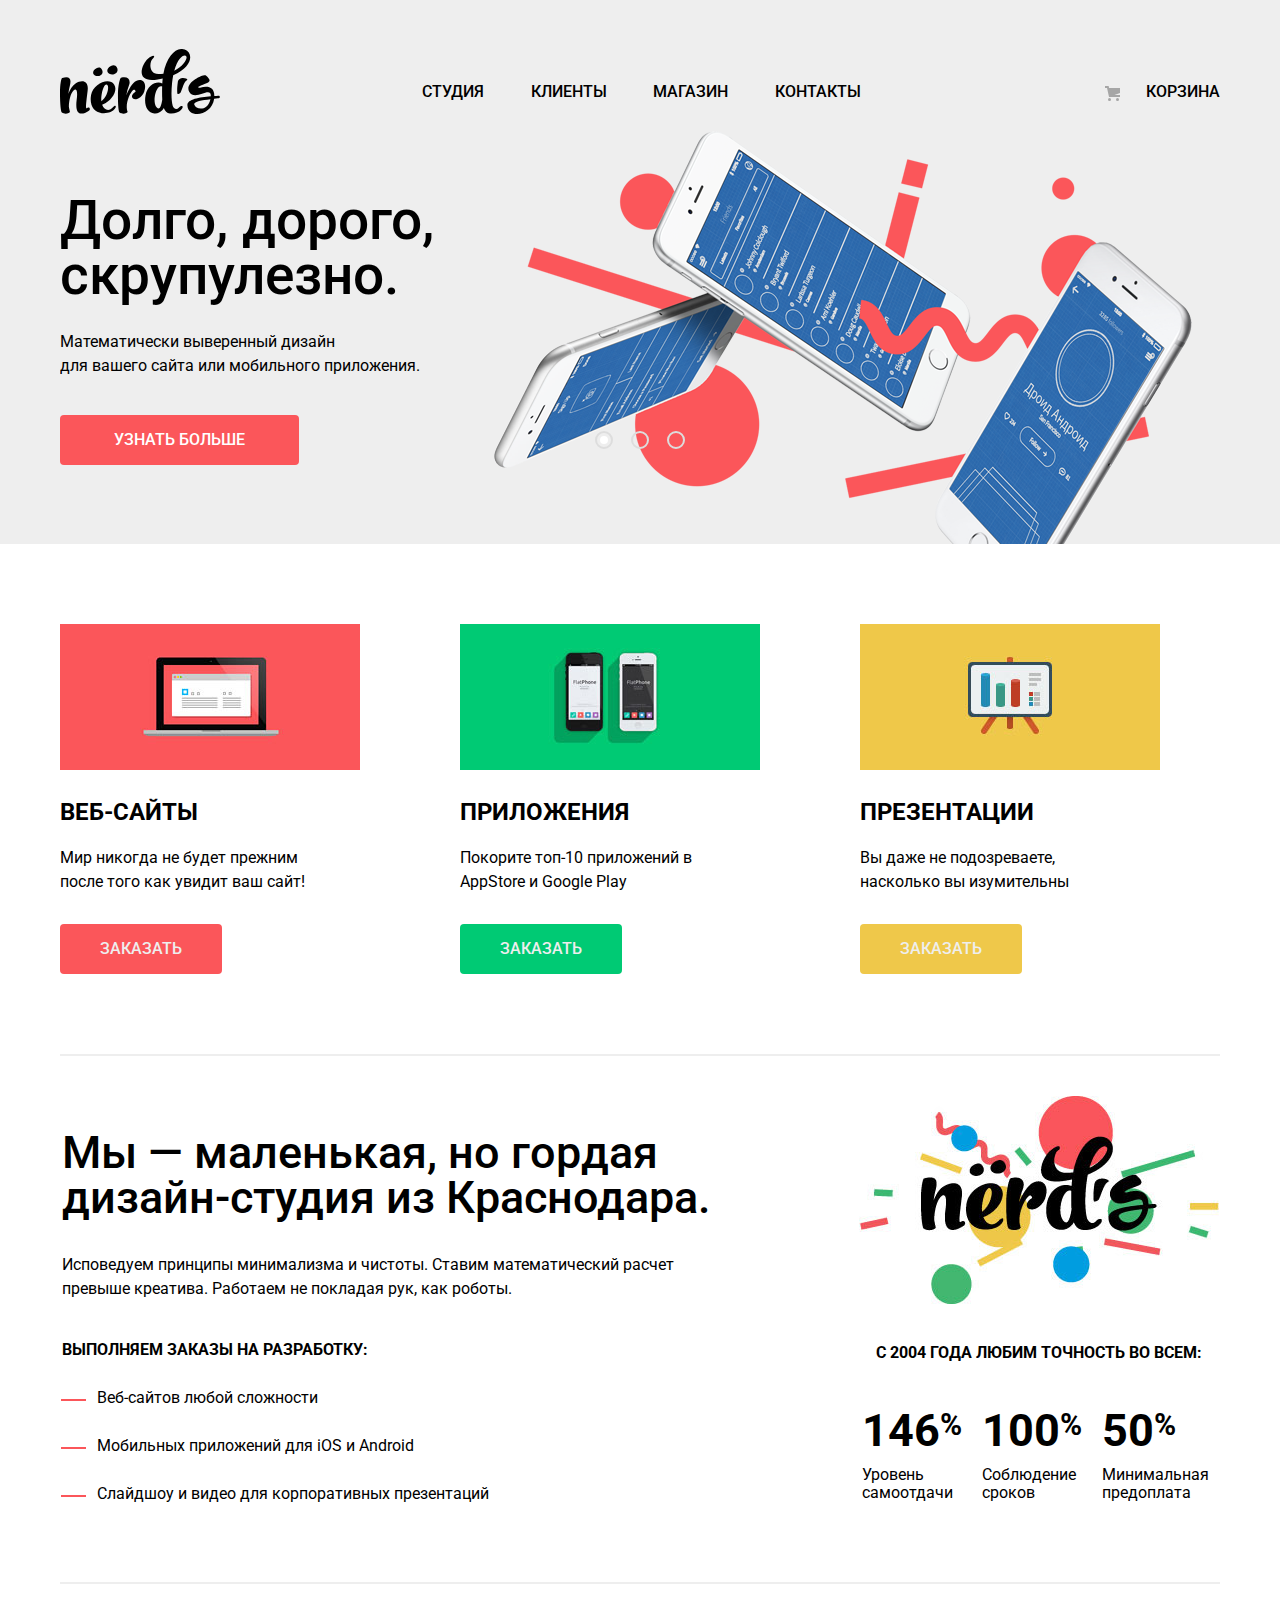
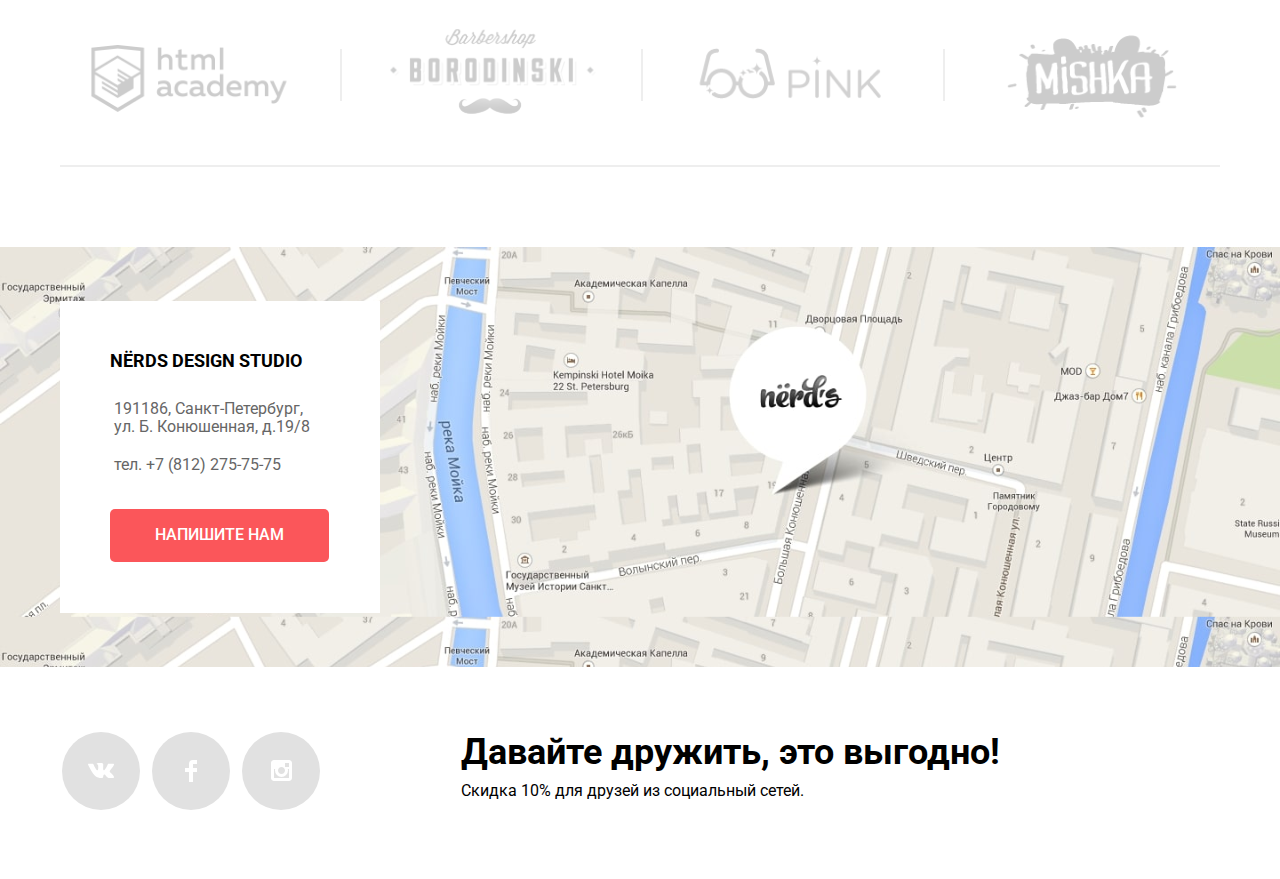
<file: index.html>
<!DOCTYPE html>
<html lang="ru">
  <head>
    <meta charset="utf-8">
    <title>HTML Academy: Нёрдс</title>
    <link href="https://fonts.googleapis.com/css?family=Roboto:400,500,700" rel="stylesheet">
    <link href="css/normalize.css" rel="stylesheet">
    <link href="css/style.css" rel="stylesheet">
  </head>
 <body>
 <header class="main-header">
   <div class="container">
     <nav class="main-navigation" aria-label="Навигация главной страницы сайта">
       <a class="main-header-logo">
         <img src="img/svg-nerds/nerds-logo.svg" width="165" height="65" alt="Логотип Дизайн-студии Нёрдс">
       </a>
       <ul class="site-navigation">
         <li><a href="#">Студия</a></li>
         <li><a href="#">Клиенты</a></li>
         <li><a href="nerds-catalog.html">Магазин</a></li>
         <li><a href="#">Контакты</a></li>
       </ul>
     </nav>
     <div class="user-navigation">
       <a href="#" class="basket-link">Корзина</a>
     </div>
   </div>
 </header>
 <main class="main-container"> 
   <h1 class="visually-hidden">Дизайн-студия Нёрдс</h1>
   <div class="gray-zone">
     <div class="container wrapper">
       <input type="radio" name="point" id="slide1" checked>
       <input type="radio" name="point" id="slide2">
       <input type="radio" name="point" id="slide3">
         <div class="slider">
           <div class="slides slide1">
             <h3>Долго, дорого, скрупулезно.</h3>
             <p>Математически выверенный дизайн</p>
             <p>для вашего сайта или мобильного приложения.</p>
             <a class="button-more" href="#">Узнать больше</a>
           </div>
           <div class="slides slide2">
             <h3>Любим математику как никто другой</h3>
             <p>Никакого креатива, только математические формулы для расчета идеальных пропорций.</p>
             <a class="button-more" href="#">Узнать больше</a>
           </div>
           <div class="slides slide3">
             <h3>Только ночь, только хардкор</h3>
             <p>Работать днём, как все? Мы против этого.<br> Ближе к полуночи работа только начинается.</p>
             <a class="button-more" href="#">Узнать больше</a>
           </div>
         </div>
         <div class="controls">
           <label for="slide1"></label>
           <label for="slide2"></label>
           <label for="slide3"></label>
         </div>
     </div>
   </div>
   <section class="services container">
     <h2 class="visually-hidden">Услуги</h2>
     <ul class="services-list">
       <li class="services-item">
         <img src="img/web-sites.jpg" width="300" height="146" alt="Веб-сайты">
         <h3>Веб-сайты</h3>
         <p>Мир никогда не будет прежним после того как увидит ваш сайт!</p>
         <a href="#" class="service-btn service-btn-red">Заказать</a>
       </li>
       <li class="services-item services-item-apps">
         <img src="img/apps.jpg" width="300" height="146" alt="Приложения">
         <h3>Приложения</h3>
         <p>Покорите топ-10 приложений в AppStore и Google Play</p>
         <a href="#" class="service-btn service-btn-green">Заказать</a>
       </li>
       <li class="services-item">
         <img src="img/presentations.jpg" width="300" height="146" alt="Презентации">
         <h3>Презентации</h3>
         <p>Вы даже не подозреваете, насколько вы изумительны</p>
         <a href="#" class="service-btn service-btn-yellow">Заказать</a>
       </li>
     </ul>
   </section>
   <section class="about-us">
     <div class="container">
       <div class="about-us-left">
         <h2 class="visually-hidden">О нас</h2>
         <p class="we-are"><b>Мы — маленькая, но гордая дизайн-студия из Краснодара.</b></p>
         <p class="our-definition">Исповедуем принципы минимализма и чистоты. Ставим математический расчет превыше креатива. Работаем не покладая рук, как роботы.</p>
         <p class="about-us-paragraph-left">ВЫПОЛНЯЕМ ЗАКАЗЫ НА РАЗРАБОТКУ:</p>
         <ul class="about-us-list">
           <li class="about-us-item">Веб-сайтов любой сложности</li>
           <li class="about-us-item about-us-item-second">Мобильных приложений для iOS и Android</li>
           <li class="about-us-item">Слайдшоу и видео для корпоративных презентаций</li>
         </ul>
       </div>
       <div class="about-us-right">
         <img src="img/logo-nerds-coloured.jpg" width="360" height="208" alt="Логотип Нёрдс">
         <p class="about-us-paragraph-right">С 2004 ГОДА ЛЮБИМ ТОЧНОСТЬ ВО ВСЕМ:</p>
         <table class="statistics">
           <tr class="upper-row">
             <td>146<span>%</span></td>
             <td>100<span>%</span></td>
             <td>50<span>%</span></td>
           </tr>
           <tr class="lower-row">
             <td>Уровень самоотдачи</td>
             <td>Соблюдение сроков</td>
             <td>Минимальная предоплата</td>
           </tr>
         </table>
       </div>
     </div>
   </section>
   <section class="clients">
     <div class="container">
       <h2 class="visually-hidden">Клиенты</h2>
       <ul class="clients-list">
         <li class="clients-item academy">
           <a href="https://htmlacademy.ru/intensive/htmlcss" class="clients-item-logo">
             <img src="img/logo-html.png" width="255" height="180" alt="Логотип HTML-академия">
           </a>
         </li>
         <li class="clients-item barbershop">
           <a href="#" class="clients-item-logo">
             <img src="img/logo-borodinski.png" width="255" height="180" alt="Логотип Барбершопа Бородинский">
           </a>
         </li>
         <li class="clients-item pink">
           <a href="#" class="clients-item-logo">
             <img src="img/logo-pink.png" width="255" height="180" alt="Логотип Пинк">
           </a>
         </li>
         <li class="clients-item mishka">
           <a href="#" class="clients-item-logo">
             <img src="img/logo-mishka.png" width="255" height="180" alt="Логотип Мишка">
           </a>
         </li>
       </ul>
     </div>
   </section>
 </main>
 <section class="contacts">
   <iframe class="contacts-map"
    src="https://www.google.com/maps/embed?pb=!1m18!1m12!1m3!1d1998.6036253002762!2d30.320858715618378!3d59.93871916905475!2m3!1f0!2f0!3f0!3m2!1i1024!2i768!4f13.1!3m3!1m2!1s0x4696310fca145cc1%3A0x42b32648d8238007!2z0JHQvtC70YzRiNCw0Y8g0JrQvtC90Y7RiNC10L3QvdCw0Y8g0YPQuy4sIDE5LzgsINCh0LDQvdC60YIt0J_QtdGC0LXRgNCx0YPRgNCzLCAxOTExODY!5e0!3m2!1sru!2sru!4v1552763791390"
    allowfullscreen>
   </iframe>
   <div class="container contacts-wrapper">
     <h2 class="visually-hidden">Контакты</h2>
     <div class="contacts-block">
       <p class="contacts-title">Nёrds design studio</p>
       <p class="contacts-address">191186, Санкт-Петербург,<br>ул. Б. Конюшенная, д.19/8</p>
       <p class="contacts-phone">тел. +7 (812) 275-75-75</p>
       <a href="" class="btn-contacts">Напишите нам</a>
     </div>
   </div>
 </section>
 <section class="modal-feedback">
   <form class="feedback-form" action="https://echo.htmlacademy.ru" method="get">
     <h2>Напишите нам</h2>
     <div class="info-input">
       <div class="write-wrapper">
         <p class="feedback-item">
           <label for="feedback-name">Ваше имя:</label>
             <input type="text" id="feedback-name" name="name" value="" placeholder="Имя Фамилия">
         </p>
         <p class="feedback-item">
           <label for="feedback-e-mail">Ваш e-mail:</label>
             <input type="email" id="feedback-e-mail" name="e-mail" value="" placeholder="email@example.com">
         </p>
       </div>
         <p class="feedback-item write-text">
           <label for="feedback-message">Текст письма:</label>
             <textarea id="feedback-message" name="message" placeholder="В свободной форме"></textarea>
         </p>
     </div>
     <button class="modal-send" type="submit">Отправить</button>
   </form>
     <button class="modal-close" type="button" aria-label="Закрыть форму"></button>
 </section>
 <footer class="page-footer">
   <div class="container">
     <div class="social-wrapper">
       <section class="footer-social-list">
         <h3 class="visually-hidden">Мы в соцсетях</h3>
         <div class="social-container">
           <a class="social-button social-button-vk" href="#" aria-label="Наша группа Вконтакте">
             <svg xmlns="http://www.w3.org/2000/svg" width="26" height="15" viewBox="0 0 26 15">
               <path fill="#FFF" d="M16.138 11.51c.956-.309 2.18 2.04 3.483 2.939.978.681 1.727.534 1.727.534l3.473-.05s1.815-.112.957-1.554c-.071-.12-.503-1.069-2.585-3.022-2.177-2.043-1.882-1.712.739-5.244 1.597-2.153 2.236-3.468 2.036-4.028-.192-.539-1.365-.399-1.365-.399L20.69.713c-.381.001-.704.119-.851.515-.003.004-.621 1.666-1.445 3.079-1.741 2.989-2.436 3.148-2.724 2.961-.661-.433-.494-1.737-.494-2.664 0-2.897.432-4.105-.846-4.417-.427-.104-.739-.172-1.828-.182-1.392-.021-2.574 0-3.244.329-.445.223-.786.712-.579.74.26.035.843.16 1.155.586.401.552.389 1.789.389 1.789s.229 3.411-.54 3.834c-.528.29-1.25-.302-2.803-3.016-.793-1.388-1.392-2.922-1.392-2.922s-.116-.285-.326-.441c-.25-.185-.6-.244-.6-.244L.848.684S.29.7.085.946c-.182.218-.015.668-.015.668s2.909 6.881 6.203 10.347c3.02 3.182 6.452 2.971 6.452 2.971h1.555s.469-.054.709-.312c.224-.24.214-.691.214-.691s-.031-2.109.935-2.419z"/>
             </svg>
           </a>
           <a class="social-button social-button-fb" href="#" aria-label="Наша группа в Фейсбук">
             <svg xmlns="http://www.w3.org/2000/svg" width="12" height="22" viewBox="0 0 12 22">
               <path fill="#FFF" d="M12 4V0H8a4 4 0 0 0-4 4v4H0v4h4v10h4V12h4V8H8V4h4z"/>
             </svg>
           </a>
           <a class="social-button social-button-im" href="#" aria-label="Наша страница в Инстаграм">
             <svg xmlns="http://www.w3.org/2000/svg" width="21" height="21" viewBox="0 0 21 21">
               <path fill="#FFF" d="M18 0H3C1.35 0 0 1.35 0 3v15c0 1.65 1.35 3 3 3h15c1.65 0 3-1.35 3-3V3c0-1.65-1.35-3-3-3zm-7.5 7c1.93 0 3.5 1.57 3.5 3.5S12.43 14 10.5 14 7 12.43 7 10.5 8.57 7 10.5 7zM18 18H3V9h1.181A6.504 6.504 0 0 0 4 10.5a6.5 6.5 0 1 0 13 0 6.45 6.45 0 0 0-.181-1.5H18v9zm0-11h-4V3h4v4z"/>
             </svg>
           </a>
         </div>
       </section>
       <section class="footer-friendship">
         <h3>Давайте дружить, это выгодно!</h3>
         <p>Скидка 10% для друзей из социальный сетей.</p>
       </section>
     </div>
     </div>
 </footer>
 </body>
</html>
</file>
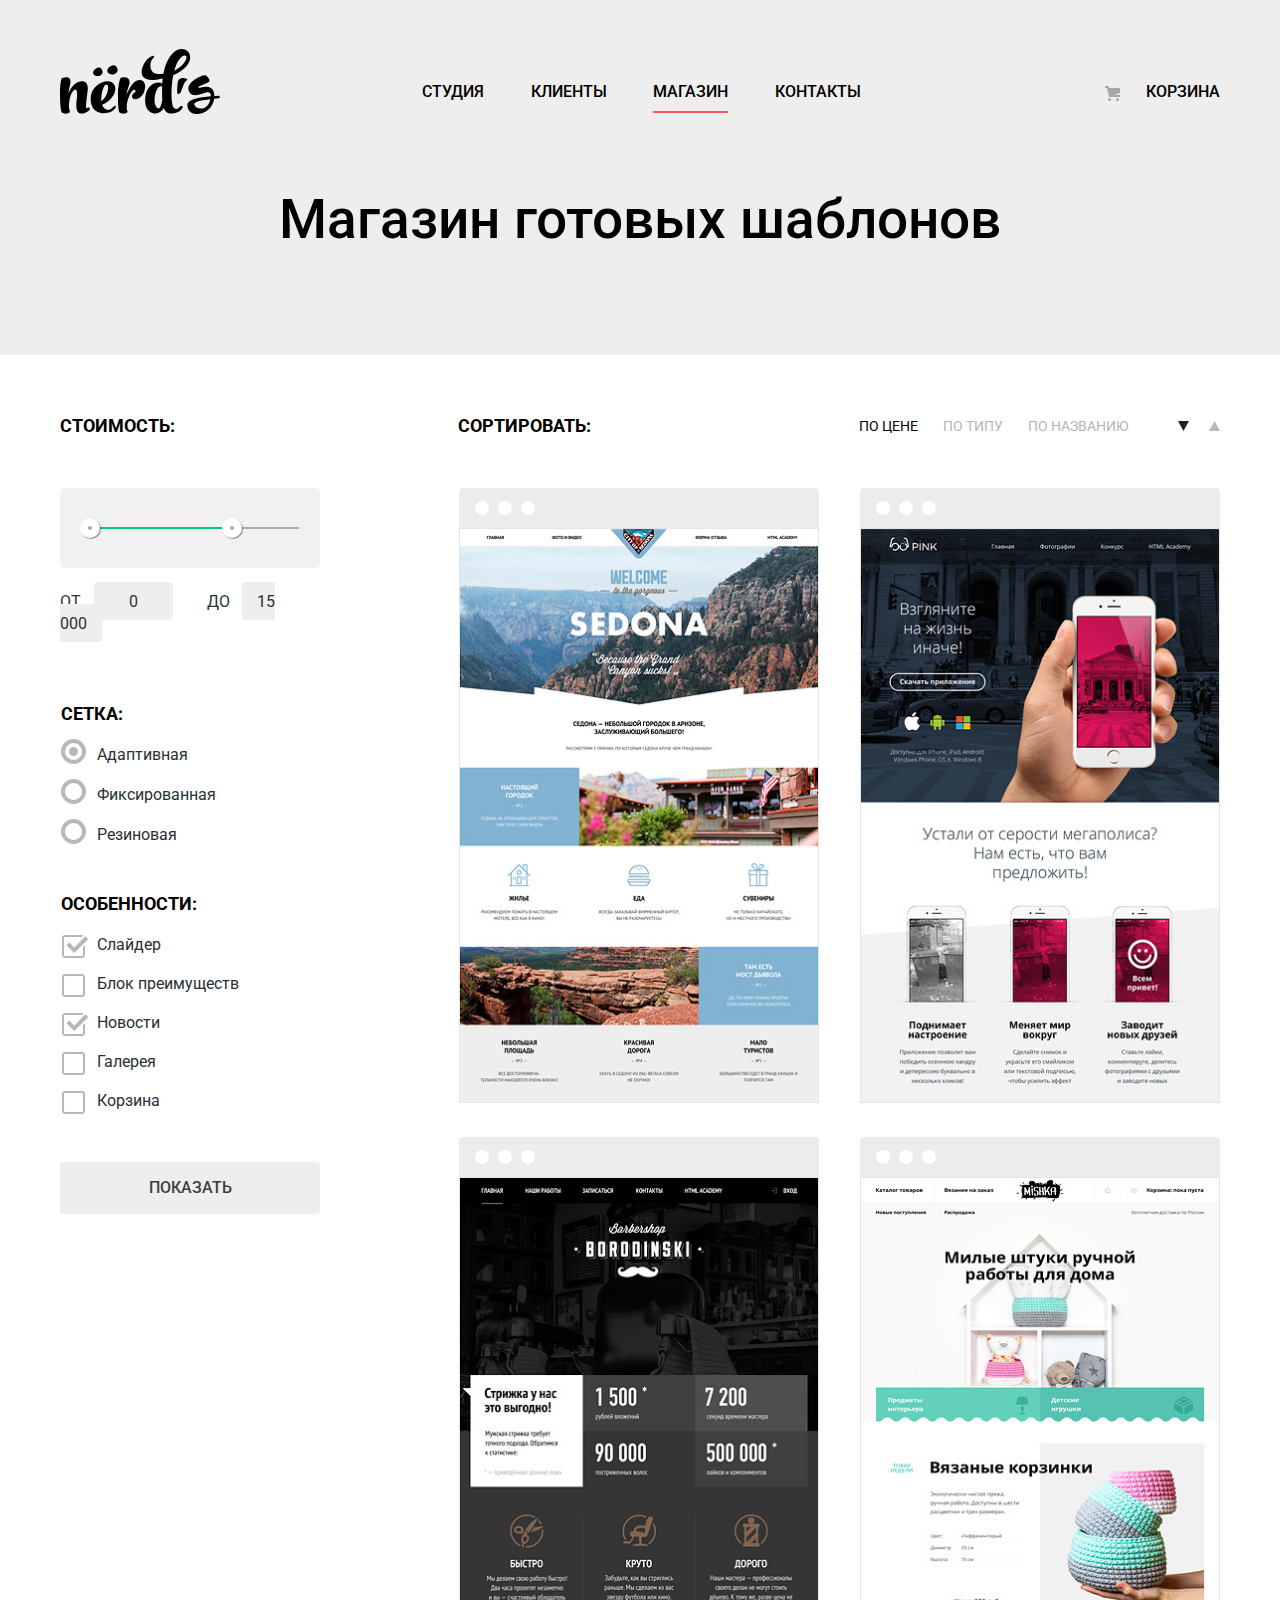
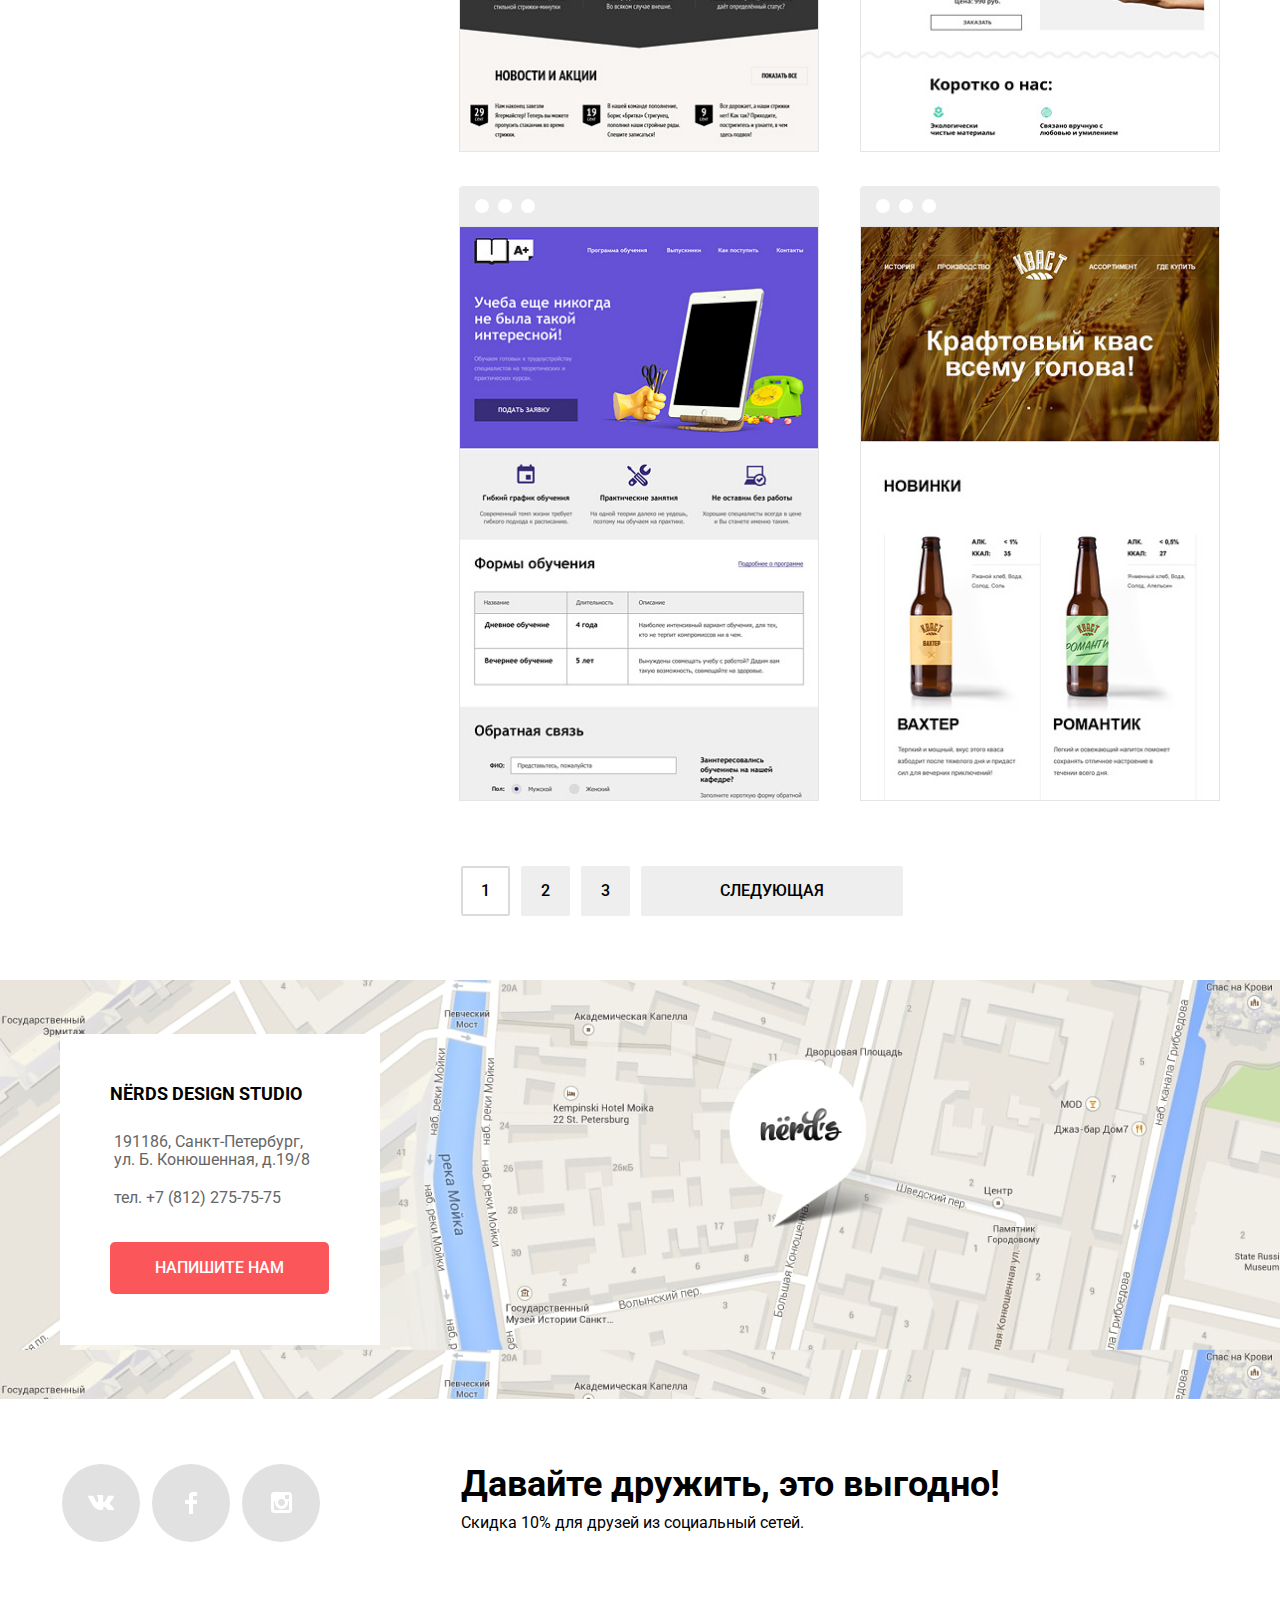
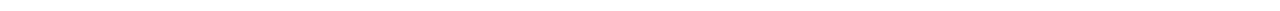
<file: nerds-catalog.html>
<!DOCTYPE html>
<html lang="ru">
  <head>
    <meta charset="utf-8">
    <title>HTML Academy: Нёрдс</title>
    <link href="https://fonts.googleapis.com/css?family=Roboto:400,500,700" rel="stylesheet">
    <link href="css/normalize.css" rel="stylesheet">
    <link href="css/style.css" rel="stylesheet">
  </head>
 <body>
 <header class="main-header">
   <div class="container">
     <nav class="main-navigation" aria-label="Навигация главной страницы сайта">
       <a href="index.html" class="main-header-logo-inner">
         <img src="img/svg-nerds/nerds-logo.svg" width="165" height="65" alt="Логотип Дизайн-студии Нёрдс">
       </a>
       <ul class="site-navigation">
         <li><a href="index.html">Студия</a></li>
         <li><a href="#">Клиенты</a></li>
         <li><a class="site-navigation-current" href="nerds-catalog.html">Магазин</a></li>
         <li><a href="#">Контакты</a></li>
       </ul>
     </nav>
     <div class="user-navigation">
       <a href="#" class="basket-link">Корзина</a>
     </div>
   </div>
 </header>
 <main>
   <div class="gray-zone">
     <h1 class="page-title">Магазин готовых шаблонов</h1>
   </div>
   <div class="container">
     <section class="container sort-box">
       <h2 class="visually-hidden">Меню сортировки</h2>
       <a class="price">Стоимость:</a>
       <a class="sort">Сортировать:</a>
       <div class="sort-type">
         <a class="price-tag" href="#">По цене</a>
         <a class="type-tag" href="#">По типу</a>
         <a class="name-tag" href="#">По названию</a>
           <div>
             <a class="button-down" href="#" aria-label="убывающий порядок сортировки">
               <svg xmlns="http://www.w3.org/2000/svg" width="11" height="10" viewBox="0 0 11 10">
                 <path fill="#231F20" d="M5.5 10L0 0h11" />
               </svg>
             </a>
             <a class="button-up" href="#" aria-label="возрастающий порядок сортировки">
               <svg xmlns="http://www.w3.org/2000/svg" width="11" height="10" viewBox="0 0 11 10">
                 <path fill="#231F20" d="M5.5 0L0 10h11z" />
               </svg>
             </a>
           </div>
       </div>
     </section> 
     <div class="catalog-columns">
       <section class="goods-filter">
        <h2 class="visually-hidden">Фильтр товаров</h2>
        <form class="product-form" method="POST" action="#">
          <div class="range-filter">
            <div class="range-controls">
              <div class="scale">
                <div class="bar"></div>
              </div>
              <div class="toggle toggle-min"></div>
              <div class="toggle toggle-max"></div>
            </div>
            <div class="variations">
              <span>От</span>
              <span>0</span>
              <span>До</span>
              <span>15 000</span>
            </div>
          </div>
          <fieldset class="pattern-filter"> 
            <legend>Сетка:</legend>
              <ul class="pattern-list">
                <li class="radio">
                  <input id="radio-1" type="radio" name="filter" value="Адаптивная" checked>
                  <label for="radio-1">Адаптивная</label>
                </li>
                <li class="radio">
                  <input id="radio-2" type="radio" name="filter" value="Фиксированная">
                  <label for="radio-2">Фиксированная</label>
                </li>
                <li class="radio">
                  <input id="radio-3" type="radio" name="filter" value="Резиновая">
                  <label for="radio-3">Резиновая</label>
                </li>
              </ul>
          </fieldset>
          <fieldset class="features-filter">
            <legend>Особенности:</legend>
              <ul class="features-list">
                <li class="checkbox">
                  <label class="check option">
                    <input class="check-input visually-hidden" type="checkbox" name="slider" checked>
                      <span class="check-box"></span>Слайдер
                  </label>
                </li>
                <li class="checkbox">
                  <label class="check option">
                    <input class="check-input visually-hidden" type="checkbox" name="advantage-block">
                      <span class="check-box"></span>Блок преимуществ
                  </label>
                </li>
                <li class="checkbox">
                  <label class="check option">
                    <input class="check-input visually-hidden" type="checkbox" name="news" checked>
                      <span class="check-box"></span>Новости
                  </label>
                </li>
                <li class="checkbox">
                  <label class="check option">
                    <input class="check-input visually-hidden" type="checkbox" name="gallery">
                      <span class="check-box"></span>Галерея
                  </label>
                </li>
                <li class="checkbox">
                  <label class="check option">
                    <input class="check-input visually-hidden" type="checkbox" name="busket">
                      <span class="check-box"></span>Корзина
                  </label>
                </li>
              </ul>
          </fieldset>
          <button class="btn-filter" type="submit">Показать</button>
        </form>
       </section>
       <section class="catalog">
         <h2 class="visually-hidden">Список готовых шаблонов</h2>
         <ul class="catalog-list">
           <li class="catalog-item">
             <div class="catalog-item-box">
               <h3>
               <a href="#">
                <span class="catalog-item-title">SEDONA</span>
                <span class="catalog-category">Информационный сайт
для туристов</span>
               </a>
               </h3>
               <p>
                 <a class="button" href="#">9 900 РУБ.</a>
               </p>
             </div>
             <p class="border">
               <a href="#">
                 <img src="img/img-sedona.png" width="358" height="574" alt="Информационный сайт для туристов SEDONA">
               </a>
             </p>
           </li>
           <li class="catalog-item">
             <div class="catalog-item-box">
               <h3>
               <a href="#">
                 <span class="catalog-item-title">PINK APP</span>
                 <span class="catalog-category">Продуктовый лендинг
приложения для iOS и Android</span>
               </a>
               </h3>
               <p>
                 <a class="button" href="#">9 900 РУБ.</a>
               </p>
             </div>
             <p class="border">
               <a href="#">
                 <img src="img/img-pink.png" width="358" height="574" alt="Мобильное приложение PINK">
               </a>
             </p>
           </li>
           <li class="catalog-item">
             <div class="catalog-item-box">
               <h3>
               <a href="#">
                 <span class="catalog-item-title">Бородинский</span>
                 <span class="catalog-category">Сайт салона красоты.
Для мужчин,да.</span>
               </a>
               </h3>
               <p>
                 <a class="button" href="#">9 900 РУБ.</a>
               </p>
             </div>
             <p class="border">
               <a href="#">
                <img src="img/img-barbershop.png" width="358" height="574" alt="Барбершоп Бородинский">
               </a>
               </p>
           </li>
           <li class="catalog-item">
             <div class="catalog-item-box">
               <h3>
               <a href="#">
                 <span class="catalog-item-title">МИШКА</span>
                 <span class="catalog-category">Интернет-магазин
вязаных игрушек</span>
               </a>
               </h3>
               <p>
                 <a class="button" href="#">9 900 РУБ.</a>
               </p>
             </div>
             <p class="border">
               <a href="#">
                 <img src="img/img-mishka.png" width="358" height="574" alt="Милые штучки ручной работы МИШКА">
               </a>
             </p>
           </li>
           <li class="catalog-item">
             <div class="catalog-item-box">
               <h3>
               <a href="#">
                 <span class="catalog-item-title">А+</span>
                 <span class="catalog-category">Лендинг курсов повышения
квалификации</span>
               </a>
               </h3>
               <p>
                 <a class="button" href="#">9 900 РУБ.</a>
               </p>
             </div>
             <p class="border">
               <a href="#">
                 <img src="img/img-aplus.png" width="358" height="574" alt="Учебный центр А+">
               </a>
             </p>
           </li>
           <li class="catalog-item">
             <div class="catalog-item-box">
               <h3>
               <a href="#">
                 <span class="catalog-item-title">КВАСТ</span>
                 <span class="catalog-category">Промо-сайт производителя
крафтового кваса</span>
               </a>
               </h3>
               <p>
                 <a class="button" href="#">9 900 РУБ.</a>
               </p>
             </div>
             <p class="border">
               <a href="#">
                 <img src="img/img-kvast.png" width="358" height="574" alt="Крафтовый квас КВАСТ">
               </a>
             </p>
           </li>
         </ul>
         <ul class="pagination-list">
           <li class="pagination-list-current"><a aria-label="Первая страница магазина">1</a></li>
           <li class="pagination-second"><a href="#" aria-label="Вторая страница магазина">2</a></li>
           <li class="pagination-third"><a href="#" aria-label="Третья страница магазина">3</a></li>
           <li class="pagination-next"><a href="#">Следующая</a></li>
         </ul>
       </section>
     </div>
   </div>
   </main> 
   <section class="contacts">
     <iframe class="contacts-map"
       src="https://www.google.com/maps/embed?pb=!1m18!1m12!1m3!1d1998.6036253002762!2d30.320858715618378!3d59.93871916905475!2m3!1f0!2f0!3f0!3m2!1i1024!2i768!4f13.1!3m3!1m2!1s0x4696310fca145cc1%3A0x42b32648d8238007!2z0JHQvtC70YzRiNCw0Y8g0JrQvtC90Y7RiNC10L3QvdCw0Y8g0YPQuy4sIDE5LzgsINCh0LDQvdC60YIt0J_QtdGC0LXRgNCx0YPRgNCzLCAxOTExODY!5e0!3m2!1sru!2sru!4v1552763791390"
       allowfullscreen>
     </iframe>
     <div class="container contacts-wrapper">
       <h2 class="visually-hidden">Контакты</h2>
       <div class="contacts-block">
         <p class="contacts-title"><span>Nёrds</span> design studio</p>
         <p class="contacts-address">191186, Санкт-Петербург,<br>ул. Б. Конюшенная, д.19/8</p>
         <p class="contacts-phone">тел. +7 (812) 275-75-75</p>
         <a href="" class="btn-contacts">Напишите нам</a>
       </div>
     </div>
   </section>
   <section class="modal-feedback">
     <form class="feedback-form" action="https://echo.htmlacademy.ru" method="get">
       <h2>Напишите нам</h2>
       <div class="info-input">
         <div class="write-wrapper">
           <p class="feedback-item">
             <label for="feedback-name">Ваше имя:</label>
             <input type="text" id="feedback-name" name="name" value="" placeholder="Имя Фамилия">
           </p>
           <p class="feedback-item">
             <label for="feedback-e-mail">Ваш e-mail:</label>
             <input type="email" id="feedback-e-mail" name="e-mail" value="" placeholder="email@example.com">
           </p>
         </div>
         <p class="feedback-item write-text">
           <label for="feedback-message">Текст письма:</label>
           <textarea id="feedback-message" name="message" placeholder="В свободной форме"></textarea>
         </p>
       </div>
       <button class="modal-send" type="submit">Отправить</button>
     </form>
     <button class="modal-close" type="button" aria-label="Закрыть форму"></button>
   </section>
   <footer class="page-footer">
     <div class="container">
       <div class="social-wrapper">
         <section class="footer-social-list">
           <h3 class="visually-hidden">Мы в соцсетях</h3>
           <div class="social-container">
             <a class="social-button social-button-vk" href="#" aria-label="Наша группа Вконтакте">
               <svg xmlns="http://www.w3.org/2000/svg" width="26" height="15" viewBox="0 0 26 15">
                 <path fill="#FFF" d="M16.138 11.51c.956-.309 2.18 2.04 3.483 2.939.978.681 1.727.534 1.727.534l3.473-.05s1.815-.112.957-1.554c-.071-.12-.503-1.069-2.585-3.022-2.177-2.043-1.882-1.712.739-5.244 1.597-2.153 2.236-3.468 2.036-4.028-.192-.539-1.365-.399-1.365-.399L20.69.713c-.381.001-.704.119-.851.515-.003.004-.621 1.666-1.445 3.079-1.741 2.989-2.436 3.148-2.724 2.961-.661-.433-.494-1.737-.494-2.664 0-2.897.432-4.105-.846-4.417-.427-.104-.739-.172-1.828-.182-1.392-.021-2.574 0-3.244.329-.445.223-.786.712-.579.74.26.035.843.16 1.155.586.401.552.389 1.789.389 1.789s.229 3.411-.54 3.834c-.528.29-1.25-.302-2.803-3.016-.793-1.388-1.392-2.922-1.392-2.922s-.116-.285-.326-.441c-.25-.185-.6-.244-.6-.244L.848.684S.29.7.085.946c-.182.218-.015.668-.015.668s2.909 6.881 6.203 10.347c3.02 3.182 6.452 2.971 6.452 2.971h1.555s.469-.054.709-.312c.224-.24.214-.691.214-.691s-.031-2.109.935-2.419z"/>
               </svg>
             </a>
             <a class="social-button social-button-fb" href="#" aria-label="Наша группа в Фейсбук">
               <svg xmlns="http://www.w3.org/2000/svg" width="12" height="22" viewBox="0 0 12 22">
                 <path fill="#FFF" d="M12 4V0H8a4 4 0 0 0-4 4v4H0v4h4v10h4V12h4V8H8V4h4z"/>
               </svg>
             </a>
             <a class="social-button social-button-im" href="#" aria-label="Наша страница в Инстаграм">
               <svg xmlns="http://www.w3.org/2000/svg" width="21" height="21" viewBox="0 0 21 21">
                 <path fill="#FFF" d="M18 0H3C1.35 0 0 1.35 0 3v15c0 1.65 1.35 3 3 3h15c1.65 0 3-1.35 3-3V3c0-1.65-1.35-3-3-3zm-7.5 7c1.93 0 3.5 1.57 3.5 3.5S12.43 14 10.5 14 7 12.43 7 10.5 8.57 7 10.5 7zM18 18H3V9h1.181A6.504 6.504 0 0 0 4 10.5a6.5 6.5 0 1 0 13 0 6.45 6.45 0 0 0-.181-1.5H18v9zm0-11h-4V3h4v4z"/>
               </svg>
             </a>
           </div>
         </section>
         <section class="footer-friendship">
           <h3>Давайте дружить, это выгодно!</h3>
           <p>Скидка 10% для друзей из социальный сетей.</p>
         </section>
       </div>
     </div>
   </footer>
 </body>
</html>
</file>
<file: css/style.css>
body {
    margin: 0;
    padding: 0;
    font-family: "Roboto", "Arial", sans-serif;
    color: #000000;
    background: #ffffff;
}

a {
    text-decoration: none;
}

img {
    max-width: 100%;
    height: auto;
}

.visually-hidden {
    position: absolute;
    width: 1px;
    height: 1px;
    margin: -1px;
    border: 0;
    padding: 0;
    white-space: nowrap;
    clip-path: inset(100%);
    clip: rect(0 0 0 0);
    overflow: hidden;
}

.main-header {
    margin: 0;
    min-width: 1200px;
    background-color: #eeeeee;
}

.container {
    width: 1160px;
    margin: 0 auto;
    padding-left: 20px;
    padding-right: 20px;
}

.main-navigation {
    display: flex;
    background-color: transparent;
}

.main-header-logo {
    width: 160px;
    height: 65px;
    margin-right: 202px;
    margin-top: 49px;
}

.site-navigation {
    display: flex;
    flex-wrap: wrap;
    align-items: flex-start;
    justify-content: space-between;  
    margin: 0;
    padding: 0;
    width: 439px;
    list-style: none;
}

.user-navigation {
    max-width: 116px;
    display: flex;
    flex-wrap: wrap;
    margin-left: 244px;
}

.user-navigation .basket-link {
    padding-left: 41px;
    position: relative;
}

.basket-link::before {
    content: "";
    position: absolute;
    top: 13px;
    left: 0;
    width: 15px;
    height: 15px;
    background-image: url("../img/svg-nerds/cart-icon.svg");
    background-repeat: repeat;
    background-position: 0 0;
}

.main-header .container {
    display: flex;
}

.main-navigation a:hover,
.main-navigation a:focus {
    color: rgba(0, 0, 0, 0.8);
}

.main-navigation,
.user-navigation {
    font-size: 16px;
    line-height: 30px;
    font-weight: 500;
    color: #000000;
    text-transform: uppercase;
    background-color: #eeeeee;
}

.site-navigation,
.user-navigation {
    list-style: none;
}

.site-navigation a,
.user-navigation a {
    display: block;
    padding: 4px 0;
    margin-top: 73px;
    margin-bottom: 0;
    color: #000000;
}

.site-navigation a:hover,
.site-navigation a:focus,
.user-navigation a:hover,
.user-navigation a:focus {
    color: #fb565a;
}

.site-navigation a:active,
.user-navigation a:active {
    color: #a6a6a6;
}

.gray-zone {
    background-color: #eeeeee;
}

.wrapper {
    position: relative;
}

.slider {
    width: 1160px;
    min-height: 430px;
    overflow: hidden;
    position: relative;
}
  
.slides {
    width: 1160px;
    min-height: 430px;
    opacity: 0;
    position: absolute;
    z-index: 0;
}
  
.slides h3 {
    width: 517px;
    padding-top: 79px;
    margin: 0;
    margin-left: 0;
    margin-right: 0;
    margin-bottom: 27px;
    font-size: 55px;
    line-height: 55px;
    font-weight: 500;
}
  
.slides p {
    width: 365px;
    margin: 0;
    padding: 0;
    font-size: 16px;
    line-height: 24px;
    font-weight: 400;
}

.slide2 p {
    width: 460px;
}

.slides .button {
    width: 240px;
}
  
.slide1 {
    background-image: url("../img/nerds-index-slide11.png");
    background-repeat: no-repeat;
    background-position: bottom right;
}
  
.slide2 {
    background-image: url("../img/nerds-index-slide22.png");
    background-repeat: no-repeat;
    background-position: bottom right;
}
  
.slide3 {
    background-image: url("../img/nerds-index-slide33.png");
    background-repeat: no-repeat;
    background-position: bottom right;
}
  
#slide1:checked~.slider>.slide1,
#slide2:checked~.slider>.slide2,
#slide3:checked~.slider>.slide3 {
    opacity: 1;
    z-index: 1;
    transform: scale(1);
}
  
.wrapper>input {
    display: none;
}
  
.wrapper .controls {
    left: 50%;
    transform: translateX(-50%);
    position: absolute;
    bottom: 100px;
    z-index: 1;
}
  
.wrapper label {
    cursor: pointer;
    display: inline-block;
    vertical-align: middle;
    width: 8px;
    height: 8px;
    margin: 25px 12px 0 12px;
    position: relative;
    border-radius: 50%;
}
  
.wrapper label:hover,
#slide1:checked~.controls label:nth-of-type(1),
#slide2:checked~.controls label:nth-of-type(2),
#slide3:checked~.controls label:nth-of-type(3) {
    background-color: #ffffff;
}
  
.wrapper label:after {
    border: 2px solid #ddd;
    content: "";
    display: block;
    width: 14px;
    height: 14px;
    position: absolute;
    top: -5px;
    left: -5px;
    border-radius: 50%;
}

.button-more {
    display: inline-block;
    padding-top: 16px;
    padding-bottom: 16px;
    padding-left: 54px;
    padding-right: 54px;
    margin: 0px;
    margin-top: 37px;
    font-size: 16px;
    line-height: 18px;
    font-weight: 500;
    text-align: center;
    vertical-align: baseline;
    text-transform: uppercase;
    color: #ffffff;
    background-color: #fb565a;
    border-radius: 4px;
}

.services-list {
    margin: 0;
    padding: 0;
    list-style: none;
    display: flex;
    justify-content: flex-start;
}

.services-item {
    width: 300px;
    text-align: left;
    margin-top: 80px;
    margin-bottom: 80px;
}

.services-item-apps {
    margin-right: 100px;
    margin-left: 100px;
}

.services-item img {
    width: 300px;
    height: 146px;
    margin-bottom: 23px;
}

.services-item h3 {
    margin: 0;
    margin-top: 0;
    margin-bottom: 19px;
    padding: 0;
    font-size: 24px;
    line-height: 30px;
    font-weight: 700;
    text-transform: uppercase;
}

.services-item p {
    margin: 0;
    margin-bottom: 30px;
    padding: 0;
    width: 255px;
    font-size: 16px;
    line-height: 24px;
    font-weight: 400;
}

.service-btn {
    display: inline-block;
    vertical-align: top; 
    padding: 16px 40px;
    font: inherit;
    font-size: 16px;
    line-height: 18px;
    font-weight: 500;
    color: #eeeeee;
    text-align: center;
    text-transform: uppercase;
    border: none;
    border-radius: 4px;
}

.service-btn-red {
    background-color: #fb565a;
}

.service-btn-green {
    background-color: #00ca74;
}

.service-btn-yellow {
    background-color: #efc84a;
}

.service-btn-red:hover,
.service-btn-red:focus {
    background-color: #e74246;
}

.service-btn-green:hover,
.service-btn-green:focus {
    background-color: #00bc6c;
}

.service-btn-yellow:hover,
.service-btn-yellow:focus {
    background-color: #eab534;
}

.service-btn-red:active {
    color: rgba(255, 255, 255, 0.3);
    background-color: #d7373b;
    box-shadow: inset 0 3px 0 0 #c13135;
}

.service-btn-green:active {
    color: rgba(255, 255, 255, 0.3);
    background-color: #00aa62;
    box-shadow: inset 0 3px 0 0 #009958;
}

.service-btn-yellow:active {
    color: rgba(255, 255, 255, 0.3);
    background-color: #e5a722;
    box-shadow: inset 0 3px 0 0 #ce961f;
}

.services::after {
    content: "";
    display: block;
    width: 1160px;
    height: 2px;
    background-color: #eeeeee;
    margin: 0;
    padding: 0;
}

.about-us .container {
    display: flex;
}

.about-us-left {
    margin-right: 100px;
    margin-top: 58px;
    margin-bottom: 76px;
}

.we-are b {
    display: block;
    font-size: 45px;
    line-height: 45px;
    font-weight: 500;
    margin-left: 2px;
    margin-bottom: 33px;
}
  
.our-definition {
    display: block;
    font-size: 16px;
    line-height: 24px;
    font-weight: 400;
    margin-bottom: 37px;
    margin-left: 2px;
    padding-right: 20px;
}

.about-us-paragraph-left {
    font-size: 16px;
    line-height: 24px;
    font-weight: 700;
    text-transform: uppercase;
    margin-bottom: 24px;
    margin-left: 2px;
}

.about-us-list {
    list-style: none;
    margin: 0;
    padding: 0;
    font-size: 16px;
    line-height: 24px;
    font-weight: 400;
}

.about-us-item-second {
    margin-top: 24px;
    margin-bottom: 24px;
}

.about-us-item::before {
    content: "";
    display: inline-block;
    vertical-align: middle;
    width: 25px;
    height: 2px;
    background-color: #fb565a;
    margin-left: 1px;
    margin-right: 11px;
    margin-top: 6px;
    margin-bottom: 4px;
}

.about-us-right img {
    margin-top: 40px;
    margin-bottom: 16px;
    margin-left: 8px;
}

.about-us-paragraph-right {
    font-size: 16px;
    line-height: 24px;
    font-weight: 700;
    text-transform: uppercase;
    text-align: center;
    margin-bottom: 35px;
    margin-left: 7px;
}

.statistics td {
    height: 35px;
    padding: 9px; 
} 

.lower-row {
    font-size: 16px;
    line-height: 18px;
    font-weight: 400;
}

.upper-row {
    font-size: 45px;
    line-height: 10px;
    font-weight: 700;
}

.upper-row span {
    font-size: 30px;
    vertical-align: 11px;
}

.clients-list {
    display: flex;
    justify-content: space-between;
    padding: 0;
    margin: 0;
    margin-bottom: 80px;
    list-style: none;
    border-top: 2px solid;
    border-bottom: 2px solid;
    border-color: #eeeeee;
}

.clients-item {
    position: relative;
    padding: 0;
    margin: 0;
}
  
.clients-item+.clients-item::after {
    content: "";
    position: absolute;
    top: 50%;
    left: -22px;
    width: 2px;
    height: 52px;
    background-color: #eeeeee;
    transform: translateY(-50%); 
}

.clients-item-logo {
    opacity: 0.2;
}

.clients-item-logo:hover,
.clients-item-logo:focus {
    opacity: 1;
}

.clients-item-logo:active {
    opacity: 0.1;
}

.contacts {
    position: relative;
    background-image: url("../img/group-map.jpg");
    background-size: 100%;
    background-color: #b5b5b5;
}

.contacts-map {
    border: 0;
    top: 0;
    bottom: 0;
    right: 0;
    left: 0;
    width: 100%;
    height: 100%;
    position: absolute;
    z-index: 0;
}

.contacts-wrapper {
    width: 1160px;
    padding-top: 54px;
    padding-bottom: 54px;
    margin-left: auto;
    margin-right: auto;
    position: relative;
}

.contacts-block {
    display: flex;
    flex-direction: column;
    align-items: flex-start;
    justify-content: center;
    width: 270px;
    padding-left: 50px;
    padding-top: 45px;
    padding-bottom: 51px;
    background-color: #ffffff;
    text-align: left;
}

.contacts-title {
    padding: 0;
    margin: 0;
    margin-bottom: 24px;
    font-size: 18px;
    line-height: 30px;
    font-weight: 700;
    text-transform: uppercase;
}

.contacts-address,
.contacts-phone {
    padding: 0;
    margin: 0;
    margin-bottom: 20px;
    margin-left: 4px;
    min-width: 210px;
    font-size: 16px;
    line-height: 18px;
    font-weight: 400;
    text-transform: none;
    color: #666666;
}

.contacts-address:nth-child(3),
.contacts-phone:nth-child(3) {
    margin-bottom: 0;
}

.btn-contacts {
    display: block;
    padding: 17px 45px;
    margin-top: 35px;
    font: inherit;
    font-size: 16px;
    font-weight: 500;
    color: #ffffff;
    background-color: #fb565a;
    text-align: center;
    text-transform: uppercase;
    border: none;
    border-radius: 5px;
}

.footer-social ul {
    list-style: none;
}

.social-button:hover,
.social-button:focus {
    background-color: #e74246;
}

.social-button:active {
    background-color: #d7373b;
    box-shadow: inset 0 3px 0 0 #c13135;
}

.social-button:active path {
    fill: rgba(255,255,255,0.3);
}

.footer-friendship {
    width: 760px;
    padding: 0;
    margin: 0;
}

.footer-friendship h3 {
    font-size: 36px;
    line-height: 36px;
    font-weight: 700;
    padding: 0;
    padding-bottom: 10px;
    margin: 0;
}

.footer-friendship p {
    display: block;
    line-height: 22px;
    margin: 0;
    padding: 0;
    padding-bottom: 5px;
}

.footer-social-list {
    width: 260px;
    margin-right: 140px;
}

.social-wrapper {
    display: flex;
    padding-top: 65px;
    align-items: center;
    padding-left: 2px;
    padding-bottom: 69px;
}

.social-container {
    display: flex;
}

.footer-social-list a {
    display: flex;
    flex-direction: row;
    align-items: center;
    justify-content: center;
    width: 78px;
    height: 78px;
    border-radius: 50%;
}

.social-button {
    background-color: #e1e1e1;
}

.social-button-vk {
    margin-right: 12px;
}

.social-button-fb {
    margin-right: 12px;
}

.feedback-form h2 {
    padding: 0;
    margin: 0;
    margin-bottom: 41px;
    font-size: 45px;
    line-height: 45px;
    font-weight: 500;
}

.feedback-form {
    display: flex;
    flex-wrap: wrap;
    flex-direction: row;
    align-items: flex-start;
    justify-content: space-between;
    width: 760px;
    padding-top: 67px;
    padding-bottom: 84px;
    padding-left: 100px;
    padding-right: 100px;
    font-size: 18px;
    line-height: 30px;
    border: 1px solid;
    background-color: #ffffff;
    box-shadow: 0 20px 40px 0 rgba(0, 1, 1, 0.75);
    z-index: 2;
}

.write-wrapper {
    display: flex;
    flex-wrap: wrap;
    flex-direction: row;
    align-items: flex-start;
    justify-content: space-between;
    margin-bottom: 33px;
}

.feedback-form .modal-send {
    display: inline-block;
    padding-top: 15px;
    padding-bottom: 18px;
    padding-left: 54px;
    padding-right: 54px;
    margin: 0;
    font-size: 16px;
    line-height: 18px;
    text-align: center;
    vertical-align: baseline;
    text-transform: uppercase;
    color: #ffffff;
    background-color: #fb565a;
    border-radius: 4px;
    width: 260px;
    border: 0;
}

.feedback-item {
    width: 360px;
}

.feedback-item input,
.feedback-item textarea {
    margin-top: 9px;
    font: inherit;
    width: 360px;
    min-height: 50px;
    border: 2px solid;
    border-color: #dfdfdf;
    border-radius: 5px;
}

.feedback-item input:focus,
.feedback-item textarea:focus {
    min-height: 50px;
    border: 2px solid;
    border-color: #000000;
}

.feedback-item input::placeholder {
    padding-left: 15px;
}

.write-text textarea::placeholder {
    padding-left: 15px;
    padding-top: 5px;
}

.feedback-item label {
    font-weight: 700;
}

.write-text {
    width: 760px;
}

.write-text textarea {
    width: 760px;
    height: 118px;
    resize: none;
}

.info-input {
    display: flex;
    flex-wrap: wrap;
    flex-direction: row;
    align-items: flex-start;
    width: 960px;
    margin-bottom: 37px;
    font-size: 18px;
    line-height: 30px;
    background-color: #ffffff;
}

.info-input p {
    margin: 0;
    padding: 0;
}

.info-input p:nth-child(1) {
    margin-right: 40px;
}

.modal-feedback {
    display: none;
    position: fixed;
    bottom: 196px;
    left: 22%;
    z-index: 2;
}

@keyframes bounce {
    0% {
      transform: translateY(-2000px);
    }
  
    70% {
      transform: translateY(30px);
    }
  
    90% {
      transform: translateY(-10px);
    }
  
    100% {
      transform: translateY(0);
    }
}

.modal-feedback {
    display: none;
    animation-name: bounce;
    animation-duration: 0.6s;
}

.modal-close {
    position: absolute;
    top: 80px;
    right: 100px;
    width: 21px;
    height: 21px;
    font-size: 0;
    background-color: transparent;
    border: 0;
    cursor: pointer;
    opacity: 0.3;
}

.modal-close::before,
.modal-close::after {
  content: "";
  position: absolute;
  width: 19px;
  height: 3px;
  background-color: #fb565a;
}

.modal-close::before {
    transform: rotate(45deg);
}
  
.modal-close::after {
    transform: rotate(-45deg);
}
  
.modal-close:hover,
.modal-close:focus {
    opacity: 1;
}
  
.modal-close:active {
    opacity: 0.1;
}

.main-header-logo-inner {
    width: 160px;
    height: 65px;
    margin-right: 202px;
    margin-top: 49px;
}

.main-header-logo-inner:hover,
.main-header-logo-inner:focus {
    opacity: 0.8;
}

.main-header-logo-inner:active {
    opacity: 0.3;
}

.site-navigation-current {
    border-bottom: 2px solid #fb565a;
}

.page-title {
    margin: 0;
    padding: 0;
    font-size: 55px;
    line-height: 55px;
    font-weight: 500;
    text-align: center;
    padding-top: 78px;
    padding-bottom: 108px;
    background-color: #eeeeee;
    background-size: cover;
}

.sort-box {
    display: flex;
    flex-direction: row;
    align-items: flex-start;
    text-transform: uppercase;
    text-align: left;
    padding: 0;
    padding-top: 62px;
}

.price {
    font-size: 18px;
    line-height: 18px;
    font-weight: 700;
    margin-right: 283px;
}

.sort {
    font-size: 18px;
    line-height: 18px;
    font-weight: 700;
    margin-right: 268px;
}

.sort-type {
    min-width: 386px;
    display: flex;
    flex-direction: row;
    align-items: flex-start;
    font-size: 14px;
    line-height: 18px;
    font-weight: 400;
    opacity: 1;
}

.sort-type a {
    color: #000000;
    opacity: 0.3;
}

.sort-type .price-tag {
    opacity: 1;
    margin-right: 25px;
}

.sort-type .type-tag {
    margin-right: 25px;
}

.sort-type .name-tag {
    margin-right: 49px;
}
  
.sort-type .type-tag:focus,
.sort-type .type-tag:hover {
    opacity: 0.6;
}
  
.sort-type .type-tag:active {
    opacity: 1;
}

.sort-type .name-tag:focus,
.sort-type .name-tag:hover {
    opacity: 0.6;
}
  
.sort-type .name-tag:active {
    opacity: 1;
}
  
.sort-type .button-down {
    opacity: 1;
}

.sort-type .button-up {
    margin-left: 17px;
}

.sort-type .button-up:focus,
.sort-type .button-up:hover {
    opacity: 0.6;
}

.sort-type .button-up:active {
    opacity: 1;
}

.catalog-columns {
    display: flex;
    flex-direction: row;
    align-items: flex-start;
    margin: 0;
    padding: 0;
    padding-top: 53px;
    margin-bottom: 64px;
}

.goods-filter {
    display: flex;
    flex-direction: column;
    align-items: flex-start;
    justify-content: center;
    margin-right: 139px;
}

.range-filter {
    margin-bottom: 64px;
}

.range-controls {
    position: relative;
    padding-top: 39px;
    padding-bottom: 39px;
    padding-right: 20px;
    padding-left: 20px;
    margin-bottom: 23px;
    border-radius: 5px;
    background-color: #f1f1f1;
}

.scale {
    width: 219px;
    height: 2px;
    background-color: #ababab;
}
  
.bar {
    width: 70%;
    height: 2px;
    background-color: #00ca74;
}
  
.toggle-min {
    position: absolute;
    top: 50%;
    transform: translateY(-50%);
    height: 20px;
    width: 20px;
    background-color: #ffffff;
    border-radius: 50%;
    box-shadow: 1px 1px 1px rgba(0, 0, 0, 0.4)
}
  
.toggle-min::before {
    content: "";
    position: absolute;
    top: 50%;
    transform: translateY(-50%);
    left: 8px;
    height: 4px;
    width: 4px;
    background-color: #ababab;
    border-radius: 50%;
}
  
.toggle-max {
    position: absolute;
    top: 50%;
    right: 30%;
    transform: translateY(-50%);
    height: 20px;
    width: 20px;
    background-color: #ffffff;
    border-radius: 50%;
    box-shadow: 1px 1px 1px rgba(0, 0, 0, 0.4)
}
  
.toggle-max::before {
    content: "";
    position: absolute;
    top: 50%;
    transform: translateY(-50%);
    left: 8px;
    height: 4px;
    width: 4px;
    background-color: #ababab;
    border-radius: 50%;
}
  
.variations {
    font-size: 16px;
    line-height: 22px;
    font-weight: 400;
    color: #283136;
}
  
.variations span {
    text-transform: uppercase;
}
  
.variations span:nth-child(2) {
    padding-top: 10px;
    padding-bottom: 9px;
    padding-left: 35px;
    padding-right: 35px;
    border-radius: 4px;
    background-color: #eeeeee;
    margin-right: 30px;
    margin-left: 9px;
}
  
.variations span:nth-child(4) {
    padding-top: 10px;
    padding-bottom: 9px;
    padding-left: 15px;
    padding-right: 15px;
    border-radius: 4px;
    background-color: #eeeeee;
    margin-right: 0;
    margin-left: 8px;
}

.pattern-filter {
    border: none;
    padding: 0;
    margin: 0;
    margin-bottom: 44px;
    margin-left: 1px;
}

.features-filter {
    border: none;
    padding: 0;
    margin: 0;
    margin-bottom: 32px;
    margin-left: 1px;
}

.pattern-list {
    font-size: 16px;
    line-height: 20px;
    font-weight: 400;
    color: #283136;
    list-style: none;
    padding: 0;
    margin: 0;
}

.radio {
    padding: 0;
    margin: 0;
    margin-left: 15px;
}

.pattern-list .radio:nth-child(1),
.pattern-list .radio:nth-child(2) {
    margin-bottom: 20px;
}

.pattern-filter legend,
.features-filter legend {
    font-size: 18px;
    line-height: 30px;
    font-weight: 700;
    text-align: left;
    text-transform: uppercase;
    margin-bottom: 16px;
}

.radio input[type="radio"] {
    opacity: 0;
}

.radio label {
    margin-left: 4px;
    position: relative;
}

.radio label::before {
    content: "";
    position: absolute;
    top: -6px;
    left: -36px;
    display: inline-block;
    vertical-align: baseline;
    width: 17px;
    height: 17px;
    border: 4px solid;
    border-radius: 50%;
    color: #4d4d4d;
    opacity: 0.4;
}

.radio label::after {
    content: "";
    position: absolute;
    top: 2px;
    left: -28px;
    display: inline-block;
    vertical-align: baseline;
    width: 7px;
    height: 7px;
    border: 1px solid;
    border-radius: 50%;
    color: #4d4d4d;
    background-color: #4d4d4d;
    opacity: 0.4;
}

.radio input[type="radio"]+label::after {
    content: none;
}

.radio input[type="radio"]:checked+label::after {
    content: "";
}

.radio input[type="radio"]:hover+label::before,
.radio input[type="radio"]:focus+label::before {
    opacity: 1;
}

.radio input[type="radio"]:hover+label::after,
.radio input[type="radio"]:focus+label::after {
    opacity: 1;
}

.radio input[type="radio"]:disabled+label::before {
    opacity: 0.1;
}

.radio input[type="radio"]:disabled+label::after {
    opacity: 0.1;
}

.features-filter {
    border: none;
}

.features-list {
    font-size: 16px;
    line-height: 20px;
    font-weight: 400;
    color: #283136;
    margin-bottom: 48px;
    list-style: none;
    padding: 0;
    margin: 0;
}

.checkbox {
    padding: 0;
    margin: 0;
    margin-bottom: 19px;
}

.checkbox .check {
    padding-left: 36px;
}

.checkbox .check-input {
    position: absolute;
    -webkit-appearance: none;
    -moz-appearance: none;
    appearance: none;
}

.checkbox .check-box {
    position: absolute;
    width: 27px;
    height: 23px;
    background-image: url("../img/svg-nerds/checkbox-off.svg");
    margin-left: -35px;
    background-repeat: no-repeat;
    opacity: 0.4;
}

.check-input:checked+.check-box {
    background-image: url("../img/svg-nerds/checkbox-on.svg");
    background-repeat: no-repeat;
}

.check-input:focus+.check-box,
.check-input:hover+.check-box {
    opacity: 1;
}

.check-input:focus+.check-box,
.check-input:hover+.check-box {
    opacity: 1;
}

.check-input:checked:focus+.check-box {
    opacity: 1;
}

.check-input:disabled+.check-box {
    opacity: 0.1;
}

.check-input:checked:disabled+.check-box {
    opacity: 0.1;
}

.btn-filter {
    font: inherit;
    display: block;
    padding: 17px 89px;
    font-size: 16px;
    font-weight: 500;
    color: #3f3f3f;
    background-color: #eeeeee;
    text-align: center;
    text-transform: uppercase;
    border: none;
    border-radius: 4px;
    width: 260px;
}

.btn-filter:hover,
.btn-filter:focus {
    background-color: #dfdfdf;
}

.btn-filter:active {
    color: rgba(0, 0, 0, 0.3);
    background-color: #d5d5d5;
    box-shadow: inset 0 3px 0 0 #bfbfbf;
}

.catalog {
    display: flex;
    flex-wrap: wrap;
}

.catalog-list {
    list-style: none;
    margin: 0;
    margin-bottom: 60px;
    padding: 0;
    display: flex;
    flex-direction: row;
    align-items: flex-start;
    flex-wrap: wrap;
    justify-content: space-between;
}

.catalog-item {
    width: 360px;
    position: relative;
    margin-bottom: 30px;
    padding-top: 40px;
}

.catalog-item .border {
    padding: 0;
    margin: 0;
}

.catalog-item img {
    border: 1px solid #e5e5e5;
}

.catalog-item:nth-child(5),
.catalog-item:nth-child(6) {
  margin-bottom: 0;
}

.catalog-item::before {
  content: "";
  position: absolute;
  width: 360px;
  height: 40px;
  background-image: url("../img/svg-nerds/browser.svg");
  background-repeat: no-repeat;
  background-position: 0 0;
  opacity: 0.1;
  top: 0;
  left: 0;
}

.catalog-item-box {
    display: none;
    position: absolute;
    bottom: 0;
    width: 359px;
    margin: 0;
    color: #000000;
    background-color: #eeeeee;
    text-align: center;
}

.catalog-item:focus .catalog-item-box,
.catalog-item:hover .catalog-item-box {
  display: block;
}

.catalog-item:hover::before,
.catalog-item:focus::before {
  opacity: 1;
}

.catalog-item:nth-child(2n) {
    margin-right: 0;
}

.catalog-item:hover,
.catalog-item:focus {
    box-shadow: 0 0 5px 3px #e1e1e1;
}

.catalog-item-box h3,
.catalog-item-box p {
    padding: 0;
    margin: 0;
}

.catalog-item-title {
    display: block;
    font-size: 18px;
    line-height: 30px;
    font-weight: 700;
    color: #000000;
    text-align: center;
    padding-top: 28px;
    padding-right: 116px;
    padding-left: 116px;
    padding-bottom: 16px;
    width: 125px;
}

.catalog-item-title:hover,
.catalog-item-title:focus {
    color: #fb565a;
}

.catalog-item-title:active {
    opacity: 0.3;
}

.catalog-category {
    display: block;
    font-size: 16px;
    line-height: 18px;
    font-weight: 400;
    color: #666666;
    text-align: center;
    white-space: pre;
}

.button {
    font: inherit;
    display: block;
    font-size: 16px;
    font-weight: 500;
    color: #ffffff;
    background-color: #fb565a;
    text-align: center;
    text-transform: uppercase;
    border: none;
    border-radius: 4px;
    width: 200px;
    margin: 28px 80px 43px;
    padding: 18px 0;
}

.button:hover,
.button:focus {
    background-color: #e74246;
}

.button:active {
    background-color: #d7373b;
    box-shadow: inset 0 3px 0 0 #c13135;
}

.pagination-list {
    padding: 0;
    margin: 0;
    margin-left: 2px;
    list-style: none;
    display: flex;
}

.pagination-list a {
    font-size: 16px;
    line-height: 18px;
    font-weight: 500;
    text-align: center;
    text-transform: uppercase;
    color: #000000;
    display: block;
}

.pagination-list-current {
    background-color: #ffffff;
    border: 2px solid #dbdbdb;
    border-radius: 2px;
    padding: 14px 18px;
    margin-right: 11px;
}

.pagination-second {
    background-color: #eeeeee;
    padding: 16px 20px;
    margin-right: 11px;
    border-radius: 2px;
}

.pagination-third {
    background-color: #eeeeee;
    padding: 16px 20px;
    margin-right: 11px;
    border-radius: 2px;
}

.pagination-next {
    background-color: #eeeeee;
    padding: 16px 79px;
    border-radius: 2px;
}

.pagination-second:hover,
.pagination-second:focus,
.pagination-third:hover,
.pagination-third:focus,
.pagination-next:hover,
.pagination-next:focus {
    background-color: #dfdfdf;
} 

.pagination-second:active,
.pagination-third:active,
.pagination-next:active {
    background-color: #dfdfdf;
    box-shadow: inset 0 2px 0 0 #bfbfbf;
}
</file>
